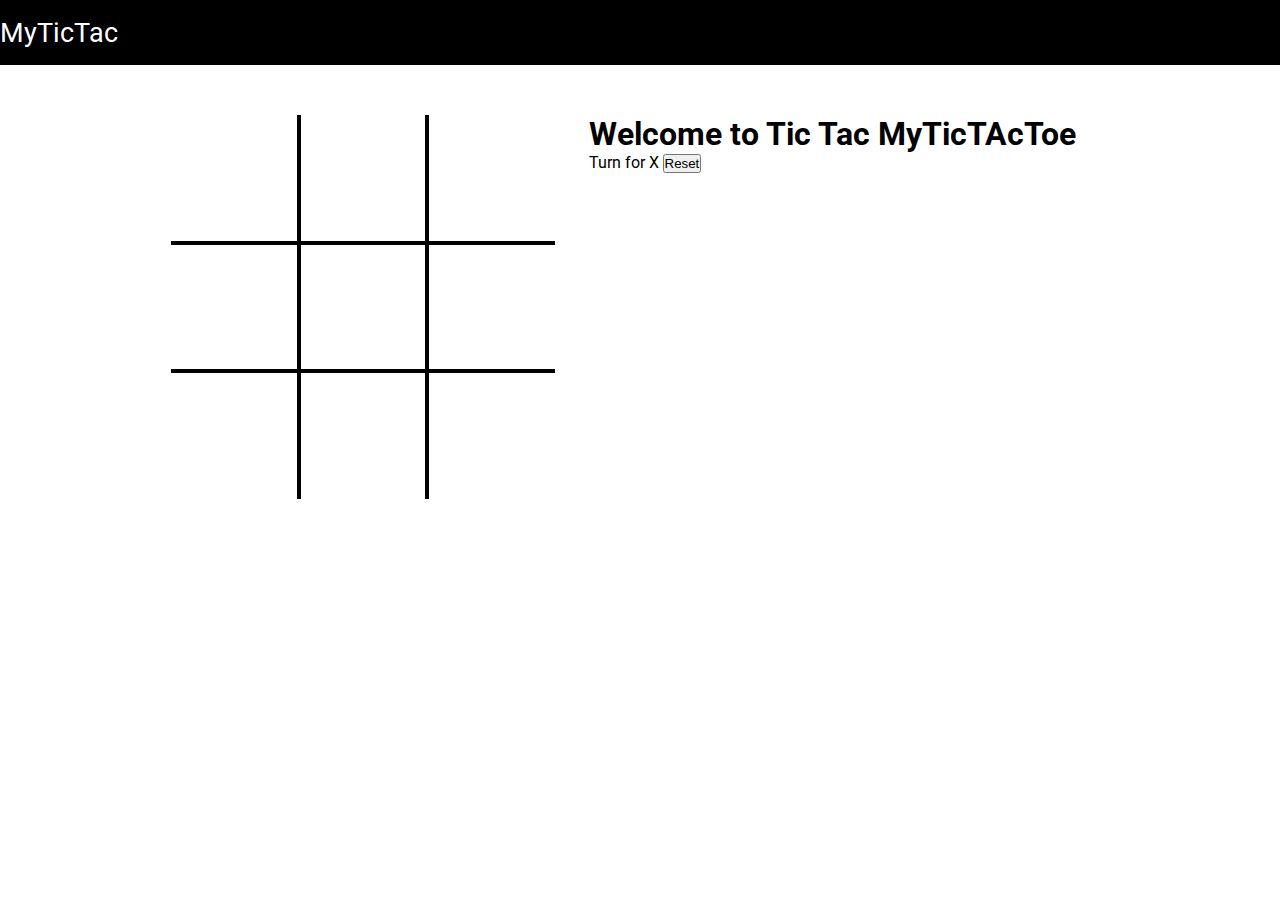
<file: Tictoc/index.html>
<!DOCTYPE html>
<html lang="en">

<head>
    <meta charset="UTF-8">
    <meta name="viewport" content="width=device-width, initial-scale=1.0">
    <title>Document</title>
    <style>
        @import url('https://fonts.googleapis.com/css2?family=Roboto:wght@500&display=swap');
    </style>
    <style>
        * {
            margin: 0px;
            padding: 0px;
        }

        nav {
            background-color: black;
            color: white;
            height: 65px;
            font-size: 27px;
            display: flex;
            align-items: center;
            font-family: 'Roboto', sans-serif;
            

        }

        nav ul {
            list-style-type: none;
        }
        .gameover{
        /* background-color: yellow; */
        display: flex;
        justify-content: center;
        margin-top: 50px;
        }
        .container{
            display: grid;
            grid-template-columns: repeat(3,10vw);
            grid-template-rows: repeat(3,10vw);
            font-family: 'Roboto', sans-serif;
            
        }
        .box{
            border: 2px solid black;
            font-size: 8vw;
            display: flex;
            justify-content: center;
            align-items: center;

        }
        .box:hover{
            background-color: #fdddfb;
            cursor: pointer;
        }
        .gameInfo{
            padding: 0 34px;
            font-family: 'Roboto', sans-serif;
/* background-color: rgb(255, 47, 47); */
        }
        .imgbox img{
            display: none;
        }
        .br-0{
            border-right: 0;
        }
        .bl-0{
            border-left: 0;
        }
        .bt-0{
            border-top: 0;
        }
        .bb-0{
            border-bottom: 0;
        }

    </style>
</head>

<body>
    <nav>
        <ul>
            <li>MyTicTac</li>
        </ul>
    </nav>
    <div class="gameover">
        <div class="container">
            <div class="box bt-0 bl-0"><span class="boxtext"></span></div>
            <div class="box bt-0"><span class="boxtext"></span></div>
            <div class="box bt-0 br-0"><span class="boxtext"></span></div>
            <div class="box bl-0"><span class="boxtext"></span></div>
            <div class="box"><span class="boxtext"></span></div>
            <div class="box br-0"><span class="boxtext"></span></div>
            <div class="box bl-0 bb-0"><span class="boxtext"></span></div>
            <div class="box bb-0"><span class="boxtext"></span></div>
            <div class="box bb-0 br-0"><span class="boxtext"></span></div>
        </div>
        <div class="gameInfo">
            <h1>Welcome to Tic Tac MyTicTAcToe</h1>
            <div>
                <span class="info">Turn for X</span>
                <button id="reset">Reset</button>
            </div>

            <div class="imgbox">
                <img src="excited.gif" alt="">
            </div>
        </div>
    </div>
</body>

</html>
</file>
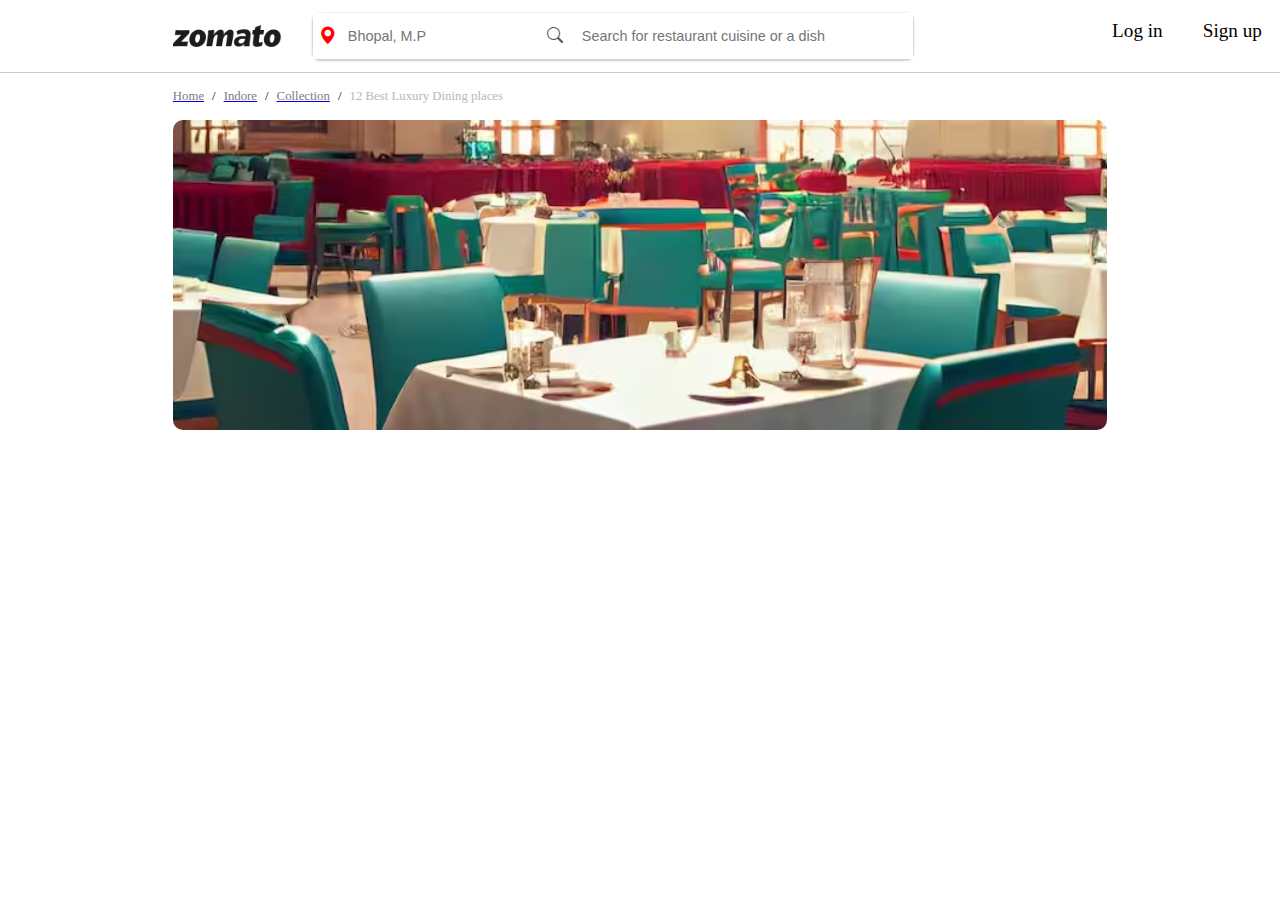
<file: zamatoProject/2ndpage.html>
<!DOCTYPE html>
<html lang="en">

<head>
    <meta charset="UTF-8">
    <meta name="viewport" content="width=device-width, initial-scale=1.0">
    <link rel="stylesheet" href="https://cdn.jsdelivr.net/npm/bootstrap-icons@1.11.3/font/bootstrap-icons.min.css">
    <title>Document</title>
    <style>
        * {
            margin: 0;
            padding: 0;
        }

        .cotainer {
            width: 100%;
        }

        .nav {
            width: 73%;
            display: flex;
            flex-direction: row;
            align-items: center;
            /* background-color: greenyellow; */
            /* height: 1rem; */
            margin: auto;

        }

        .nav-1 {
            width: 100px;
            height: 30px;

        }

        .nav-1 img {
            width: 108px;
            height: 40px;
            background-size: cover;
            margin: 0px 0px 2px 0;
            object-fit: contain;

        }

        .nav-2 {
            margin-top: 10px;
            box-shadow: 0px 1px 2px 1px rgb(208, 206, 206);

            width: 600px;

            display: flex;
            flex-direction: row;
            border-radius: 7px;
            margin-left: 40px;
            align-items: center;
            position: relative;
        }

        .nav-2 input {
            width: 560px;
            font-size: 0.9rem;
            outline: none;
            font-weight: 500;
            border: none;
        }

        #inp-one {
            width: 200px;
            padding: 15px 13px 15px 35px;
            font-weight: 500;
        }

        #inp-two {
            padding: 15px 13px 15px 35px;
            width: 550px;
            font-weight: 500;
            /* position: relative; */
        }

        #icon-l {
            position: absolute;
            left: 1%;

            color: red;
            font-size: 1.1rem;
        }

        #icon-2 {
            position: absolute;
            left: 39%;
            color: rgb(86, 85, 85);

        }

        .nav-3 {
            position: relative;
            width: 200px;
            display: flex;

            left: 177px;
        }

        .nav-3 ul {
            display: flex;
            flex-direction: row;
            list-style: none;
            margin: auto;
            /* justify-content: space-evenly; */
        }

        .nav-3 ul li {
            margin: 20px;
            font-size: 1.2rem;
        }

        .line {
            margin-top: 10px;
            width: 100%;
            background-color: #d1cccc;
            height: 1px;
        }

        .p-small {
            /* margin-top: 100px; */
            width: 73%;
            margin: auto;
            /* background-color: greenyellow; */

        }

        .p-small ul {
            /* text-decoration: none; */
            margin-top: 1rem;
            display: flex;
            align-content: center;
            flex-direction: row;
            list-style: none;
            gap: 8px;
            font-size: 0.8rem;
        }

        .p-small ul a li {
            text-decoration: none;
            list-style: none;

        }

        .li-1 {
            color: rgb(125, 123, 123);
        }

        .li-2 {
            color: rgb(187, 183, 183);
        }
        .detail{
            position: relative;
            top: 16px;
            width: 73%;
            margin: auto;
            background-image: url(2ndbackground.avif);
            background-color: greenyellow;
            background-size: cover;
            height: 310px;
            border-radius: 10px;
        }
    </style>
</head>

<body>
    <div class="container">
        <div class="nav">
            <div class="nav-1">
                <img src="blacklogo.avif" alt="">
            </div>
            <div class="nav-2">
                <i class="bi bi-geo-alt-fill" id="icon-l"></i>
                <i class="bi bi-search" id="icon-2"></i>
                <input type="text" name="" id="inp-one" placeholder="Bhopal, M.P">
                <input type="text" name="" id="inp-two" placeholder="Search for restaurant cuisine or a dish">
            </div>
            <div class="nav-3">
                <ul>
                    <li>Log in</li>
                    <li>Sign up</li>
                </ul>
            </div>
        </div>
        <div class="line"></div>
        <div class="p-small">
            <ul>
                <a href="#">
                    <li class="li-1">Home</li>
                </a>

                <li>/</li>
                <a href="#">
                    <li class="li-1">Indore</li>
                </a>
                <li>/</li>

                <a href="#">
                    <li class="li-1">Collection</li>
                </a>
                <li>/</li>
                <li class="li-2">12 Best Luxury Dining places</li>
            </ul>
        </div>
        <div class="detail">

        </div>
    </div>
</body>

</html>
</file>
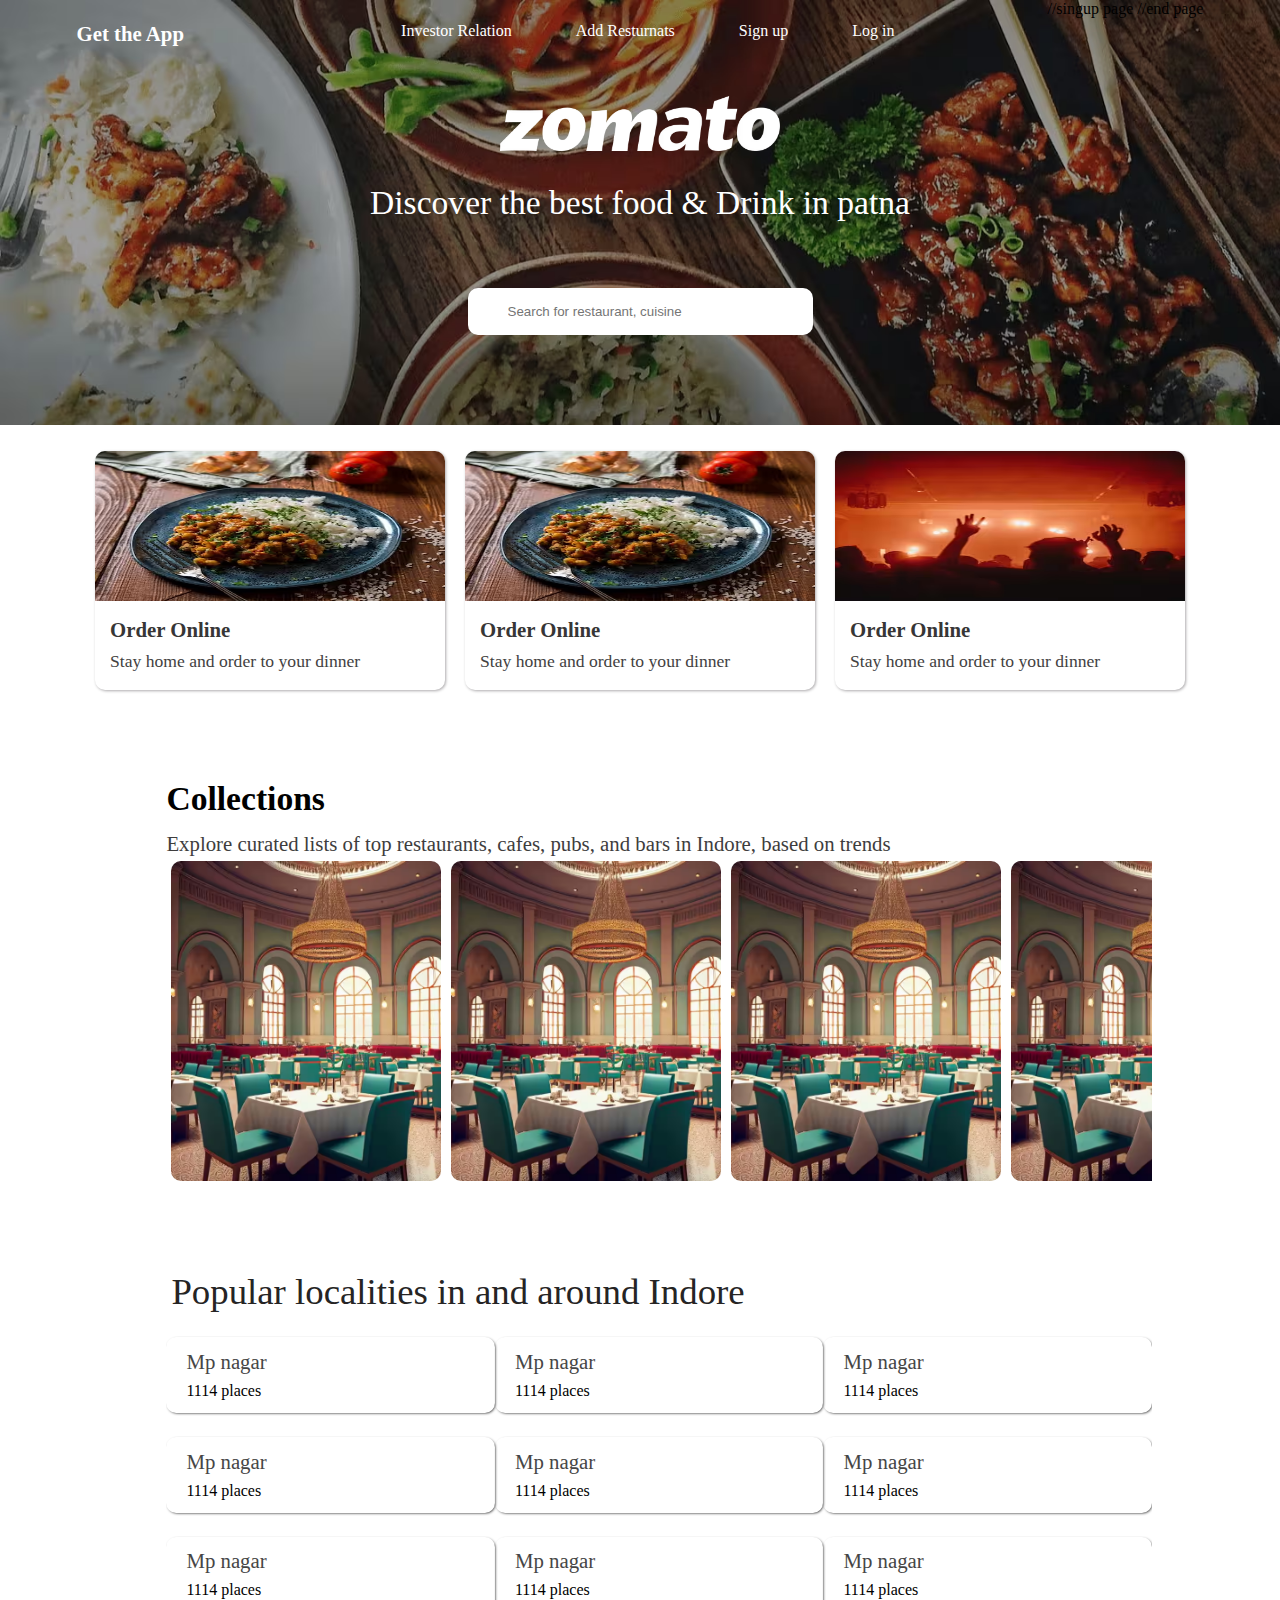
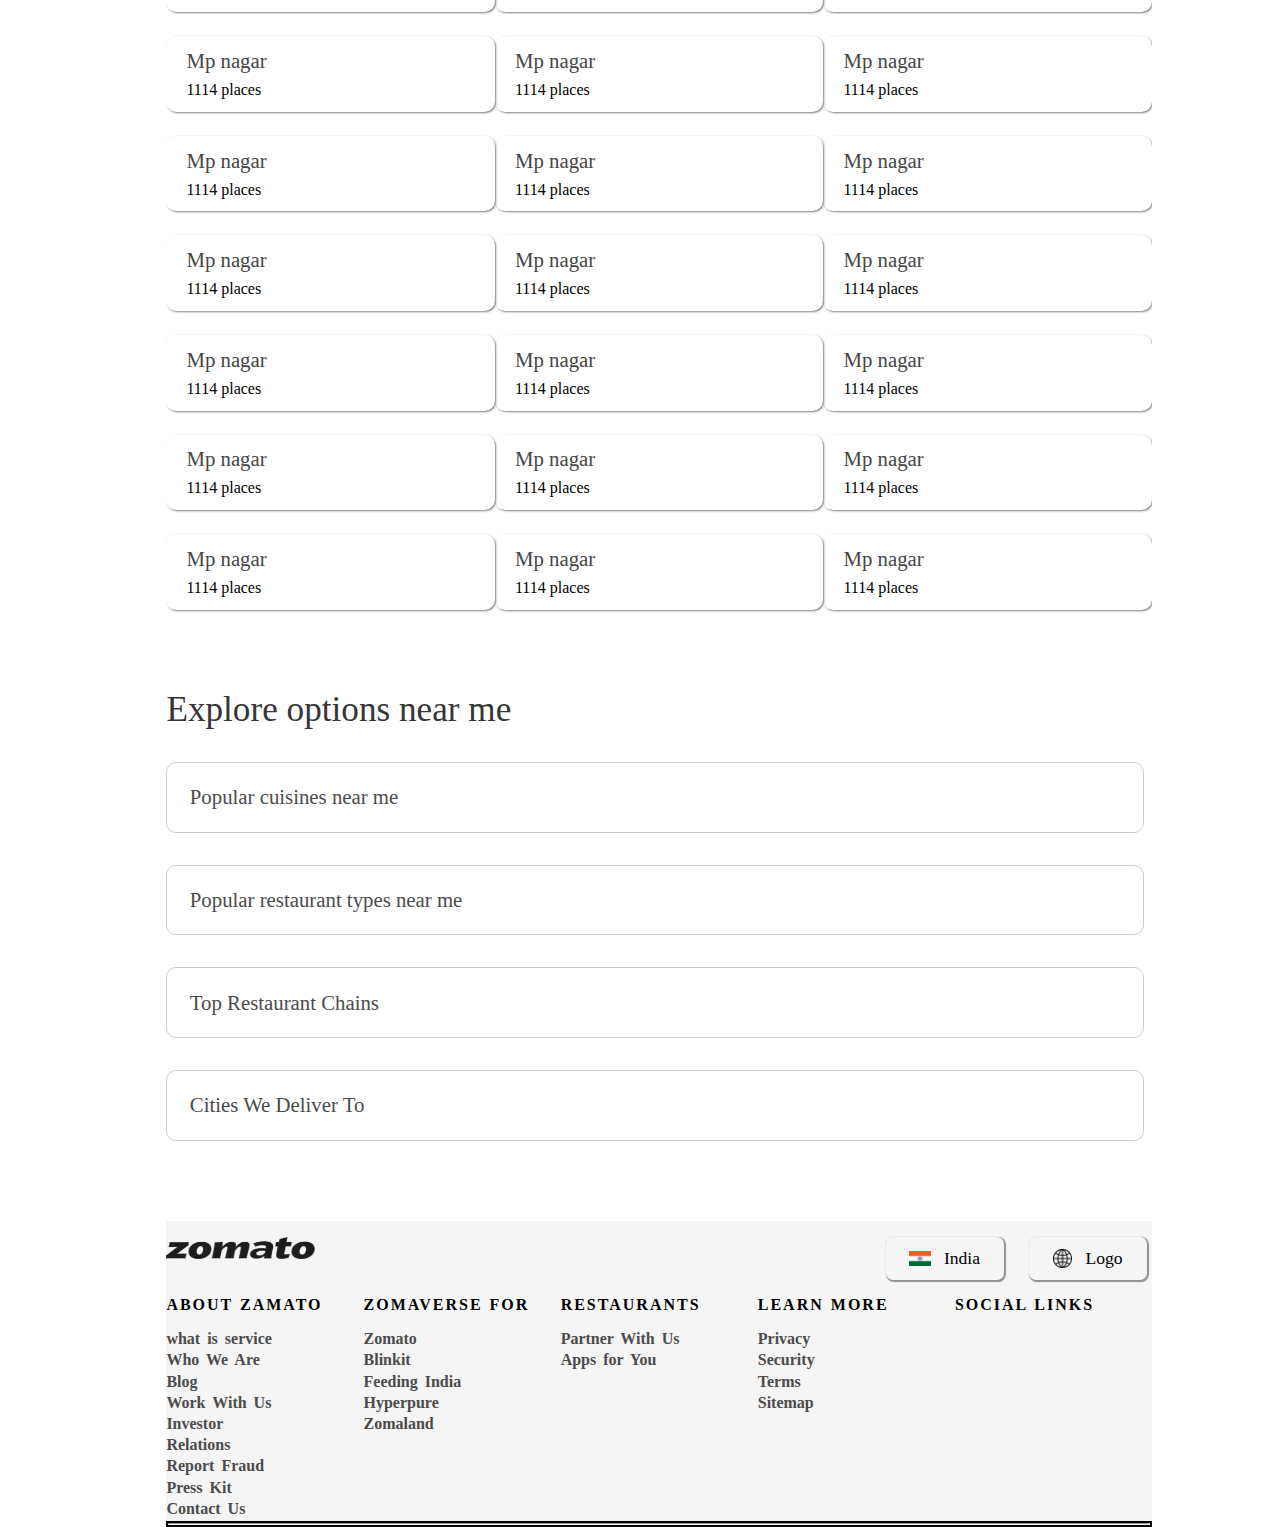
<file: zamatoProject/zamatoclone.html>
<!DOCTYPE html>
<html lang="en">

<head>
    <meta charset="UTF-8">
    <meta name="viewport" content="width=device-width, initial-scale=1.0">
    <title>Document</title>
    <link rel="stylesheet" href="zamatoo.css">
</head>

<body>
    <div class="container">

        <div class="navBar">
           
            <div class="nav-left">
                <p>Get the App</p>
            </div>
            <div class="nav-right">
                <ul>
                    <li id="Singupmain">Investor Relation</li>
                    <li>Add Resturnats</li>
                    <li id="xm">Sign up</li>
                    <li id="xl">Log in</li>
                </ul>
               
            </div>
            
            <!-- <div class="zmt-logo">
                <img src="logo zamato.avif" alt="">
            </div> -->
            <img id="zmt-logo" src="logo zamato.avif" alt="">
            <div class="nav-D">
                <p>Discover the best food & Drink in patna</p>
            </div>

            <div class="nav-search">
                <i class="bi bi-search"></i>
                <input type="text" placeholder="Search for restaurant, cuisine or a dish">
            </div>

//singup page
             <div class="singup-page" id="sinup-1">

                <div class="box1">
                    <p class="box-left">sing up</p>
                    <p class="box-right">X</p>
                </div>

                <div class="inp">
                    <input type="text" placeholder="Name">
                    <input type="" placeholder="email">
                    <div class="checkbox">

                        <input type="checkbox" name="" id="checkbox-1">
                        <p class="note">I agree to zamato <span class="clr">Term of services. Privacy policy</span>
                            and
                            <span class="clr">content policies</span>
                        </p>


                    </div>

                    <Button class="btn-1">Create an Account</Button>
                    <div class="or-line">
                        <div class="or-left"></div>
                        <div class="or">
                            <p class="or-txt">Or</p>

                        </div>
                        <div class="or-right"></div>
                    </div>

                    <p class="google">Sign in with Google</p>


                </div>

            </div> 
            //end page

            <!-- 2nd page -->
            <div class="ev" id="sinx">

                <div class="box2">
                    <p class="box-l">Login</p>
                    <p class="box-r">X</p>
                </div>

                <div class="inp">
                    <input type="number" placeholder="Phone">
                    <Button>Send One Time Password</Button>
                    <p class="or">Or</p>
                    <p class="with1">Continue with Email</p>
                    <p class="with2">Sign in with Google</p>
                    
                    

                </div>

            </div>
            <!-- end singup-page -->

        </div>
       

        <div class="card-box">
            <div class="card">
                <img src="foodItem.avif" alt="" class="card-image">
                <p class="card-head">
                    Order Online
                </p>
                
                <p class="card-detail">
                    Stay home and order to your dinner
                </p>
            </div>
            <div class="card">
                <img src="foodItem.avif" alt="" class="card-image">
                <p class="card-head">
                    Order Online
                </p>
                <p class="card-detail">
                    Stay home and order to your dinner
                </p>
            </div>
            <div class="card">
                <img src="foodItem3.avif" alt="" class="card-image">
                <p class="card-head">
                    Order Online
                </p>
                <p class="card-detail">
                    Stay home and order to your dinner
                </p>
            </div>
        </div>
        <div class="second-card">
            <div class="second-card-head">
                <p class="p1">Collections</p>
                <p class="p2">Explore curated lists of top restaurants, cafes, pubs, and bars in Indore, based on trends
                </p>
            </div>
            <div class="card2-box">
                <div class="card2">
                    <img class="card2-img" src="hotel.avif" alt="">
                </div>
                <div class="card2">
                    <img class="card2-img" src="hotel.avif" alt="">
                </div>
                <div class="card2">
                    <img class="card2-img" src="hotel.avif" alt="">
                </div>
                <div class="card2">
                    <img class="card2-img" src="hotel.avif" alt="">
                </div>
            </div>
            <div class="text-box">
                <p class="text-p">
                    Popular localities in and around Indore
                </p>
                <div class="text-box-inside">
                    <div class="box-1">
                        <p class="box-1-name">Mp nagar</p>
                        <p class="box-1-palce">1114 places</p>
                    </div>
                    <div class="box-1">
                        <p class="box-1-name">Mp nagar</p>
                        <p class="box-1-palce">1114 places</p>
                    </div>
                    <div class="box-1">
                        <p class="box-1-name">Mp nagar</p>
                        <p class="box-1-palce">1114 places</p>
                    </div>
                </div>
                <div class="text-box-inside">
                    <div class="box-1">
                        <p class="box-1-name">Mp nagar</p>
                        <p class="box-1-palce">1114 places</p>
                    </div>
                    <div class="box-1">
                        <p class="box-1-name">Mp nagar</p>
                        <p class="box-1-palce">1114 places</p>
                    </div>
                    <div class="box-1">
                        <p class="box-1-name">Mp nagar</p>
                        <p class="box-1-palce">1114 places</p>
                    </div>
                </div>
                <div class="text-box-inside">
                    <div class="box-1">
                        <p class="box-1-name">Mp nagar</p>
                        <p class="box-1-palce">1114 places</p>
                    </div>
                    <div class="box-1">
                        <p class="box-1-name">Mp nagar</p>
                        <p class="box-1-palce">1114 places</p>
                    </div>
                    <div class="box-1">
                        <p class="box-1-name">Mp nagar</p>
                        <p class="box-1-palce">1114 places</p>
                    </div>
                </div>
                <div class="text-box-inside">
                    <div class="box-1">
                        <p class="box-1-name">Mp nagar</p>
                        <p class="box-1-palce">1114 places</p>
                    </div>
                    <div class="box-1">
                        <p class="box-1-name">Mp nagar</p>
                        <p class="box-1-palce">1114 places</p>
                    </div>
                    <div class="box-1">
                        <p class="box-1-name">Mp nagar</p>
                        <p class="box-1-palce">1114 places</p>
                    </div>
                </div>
                <div class="text-box-inside">
                    <div class="box-1">
                        <p class="box-1-name">Mp nagar</p>
                        <p class="box-1-palce">1114 places</p>
                    </div>
                    <div class="box-1">
                        <p class="box-1-name">Mp nagar</p>
                        <p class="box-1-palce">1114 places</p>
                    </div>
                    <div class="box-1">
                        <p class="box-1-name">Mp nagar</p>
                        <p class="box-1-palce">1114 places</p>
                    </div>
                </div>
                <div class="text-box-inside">
                    <div class="box-1">
                        <p class="box-1-name">Mp nagar</p>
                        <p class="box-1-palce">1114 places</p>
                    </div>
                    <div class="box-1">
                        <p class="box-1-name">Mp nagar</p>
                        <p class="box-1-palce">1114 places</p>
                    </div>
                    <div class="box-1">
                        <p class="box-1-name">Mp nagar</p>
                        <p class="box-1-palce">1114 places</p>
                    </div>
                </div>
                <div class="text-box-inside">
                    <div class="box-1">
                        <p class="box-1-name">Mp nagar</p>
                        <p class="box-1-palce">1114 places</p>
                    </div>
                    <div class="box-1">
                        <p class="box-1-name">Mp nagar</p>
                        <p class="box-1-palce">1114 places</p>
                    </div>
                    <div class="box-1">
                        <p class="box-1-name">Mp nagar</p>
                        <p class="box-1-palce">1114 places</p>
                    </div>
                </div>
                <div class="text-box-inside">
                    <div class="box-1">
                        <p class="box-1-name">Mp nagar</p>
                        <p class="box-1-palce">1114 places</p>
                    </div>
                    <div class="box-1">
                        <p class="box-1-name">Mp nagar</p>
                        <p class="box-1-palce">1114 places</p>
                    </div>
                    <div class="box-1">
                        <p class="box-1-name">Mp nagar</p>
                        <p class="box-1-palce">1114 places</p>
                    </div>
                </div>
                <div class="text-box-inside">
                    <div class="box-1">
                        <p class="box-1-name">Mp nagar</p>
                        <p class="box-1-palce">1114 places</p>
                    </div>
                    <div class="box-1">
                        <p class="box-1-name">Mp nagar</p>
                        <p class="box-1-palce">1114 places</p>
                    </div>
                    <div class="box-1">
                        <p class="box-1-name">Mp nagar</p>
                        <p class="box-1-palce">1114 places</p>
                    </div>
                </div>
            </div>
            <div class="explore">
                <p class="explore-heading">
                    Explore options near me
                </p>
                <div class="explore-box">
                    <p>Popular cuisines near me</p>
                </div>
                <div class="explore-box">
                    <p>Popular restaurant types near me</p>
                </div>
                <div class="explore-box">
                    <p>Top Restaurant Chains</p>
                </div>
                <div class="explore-box">
                    <p>Cities We Deliver To</p>
                </div>
            </div>

            <div class="footer">
                <div class="footer-1">
                    <div class="left-logo">
                        <img src="zamatobalcklogo.avif" alt="">
                    </div>

                    <div class="right-logo">

                        <div class="right-1">
                            <img src="download.png" alt="">
                            <p class="india">India</p>
                        </div>

                        <div class="right-2">
                            <img src="web.png" alt="can't load">
                            <p>Logo</p>

                        </div>

                    </div>
                </div>
                <div class="footer-2">
                    <div class="f-1">

                        <span class="p-one">ABOUT ZAMATO</span>

                        <p>what is service</p>
                        <p>Who We Are</p>
                        <p>Blog</p>
                        <p>Work With Us</p>
                        <p>Investor</p>
                        <p>Relations</p>
                        <p>Report Fraud</p>
                        <p>Press Kit</p>
                        <p>Contact Us</p>
                    </div>
                    <div class="f-1">

                        <span class="p-one">ZOMAVERSE FOR</span>

                        <p>Zomato</p>
                        <p>Blinkit</p>
                        <p>Feeding India</p>
                        <p>Hyperpure</p>
                        <p>Zomaland</p>
                    </div>
                    <div class="f-1">

                        <span class="p-one">RESTAURANTS</span>

                        <p>Partner With Us</p>
                        <p>Apps for You</p>

                    </div>
                    <div class="f-1">
                        <span class="p-one">LEARN MORE</span>
                        <p>Privacy</p>
                        <p>Security</p>
                        <p>Terms</p>
                        <p>Sitemap</p>
                    </div>
                    <div class="f-1">
                        <span class="p-one">SOCIAL LINKS</span>
                    </div>
                </div>
                <div class="empty-box">
                    <hr>
                </div>
            </div>
        </div>


    </div>
    <script src="zamatoss.js"></script>
</body>

</html>
</file>
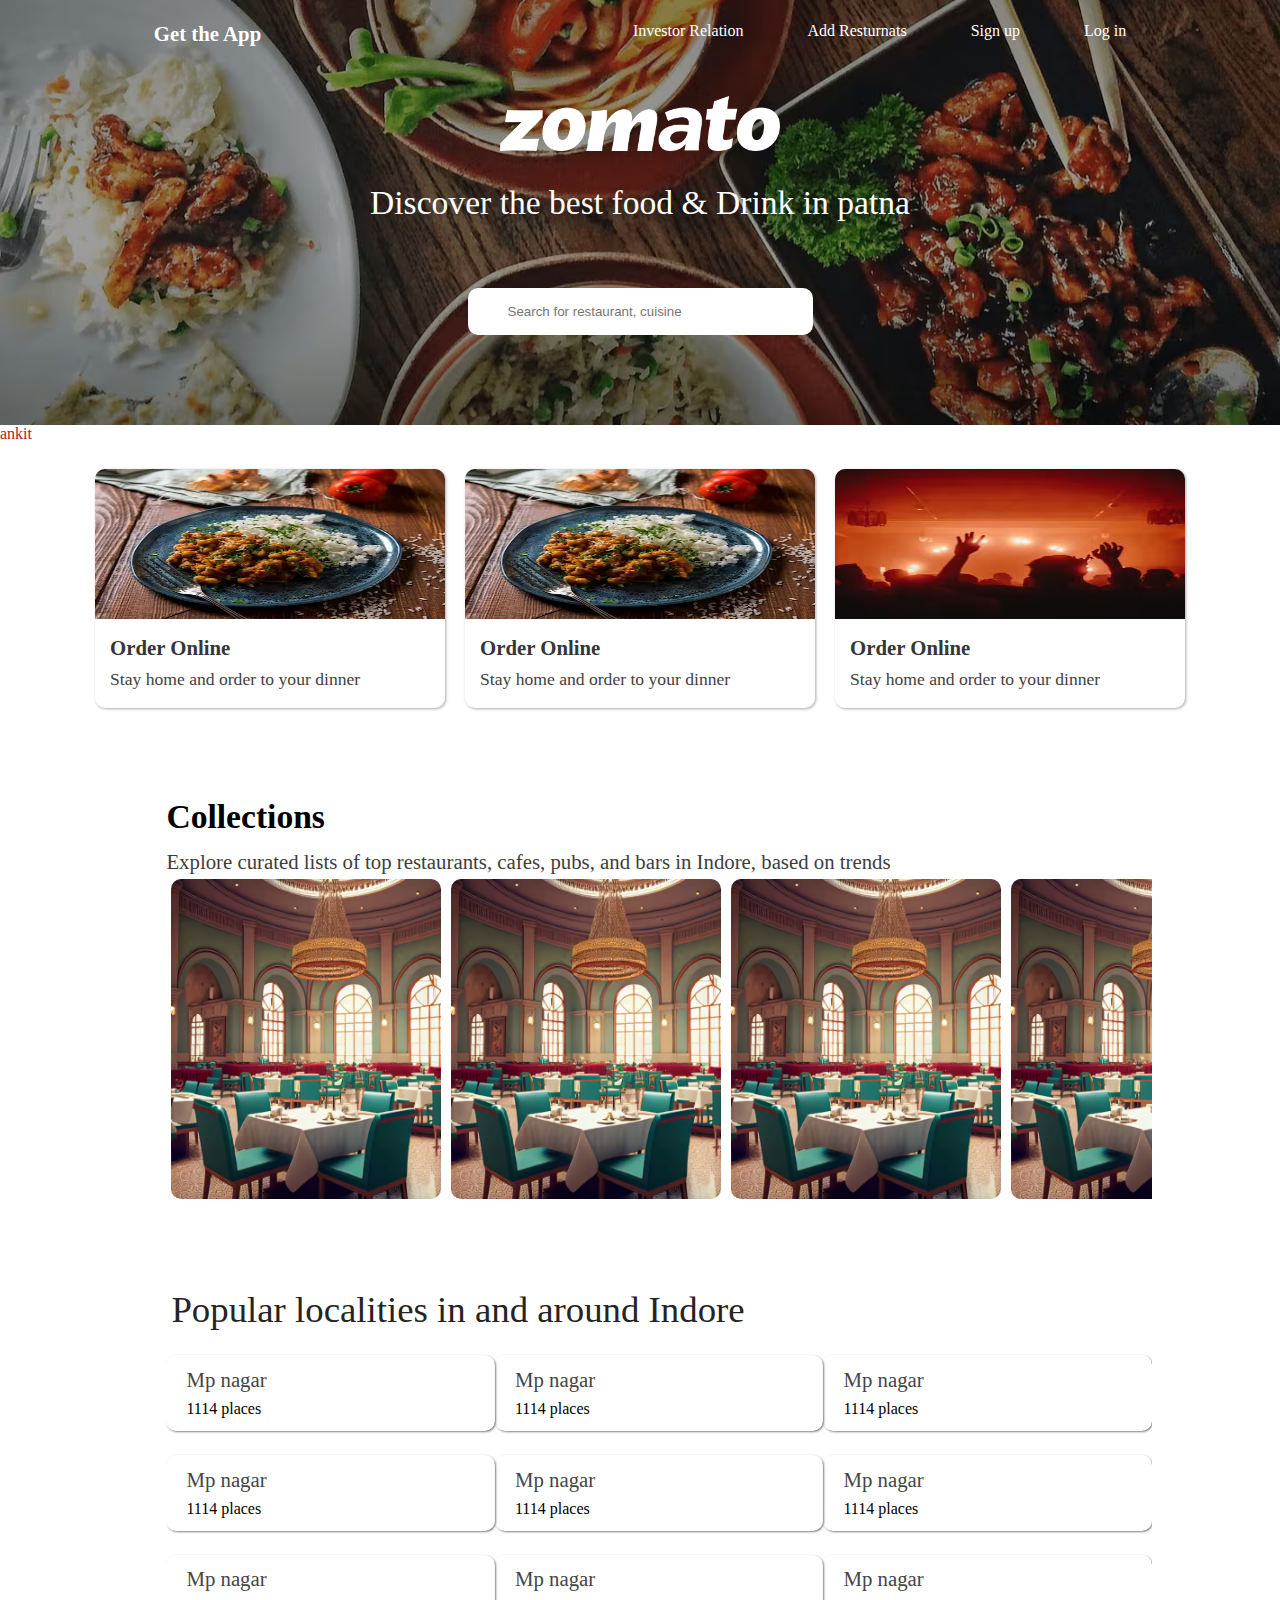
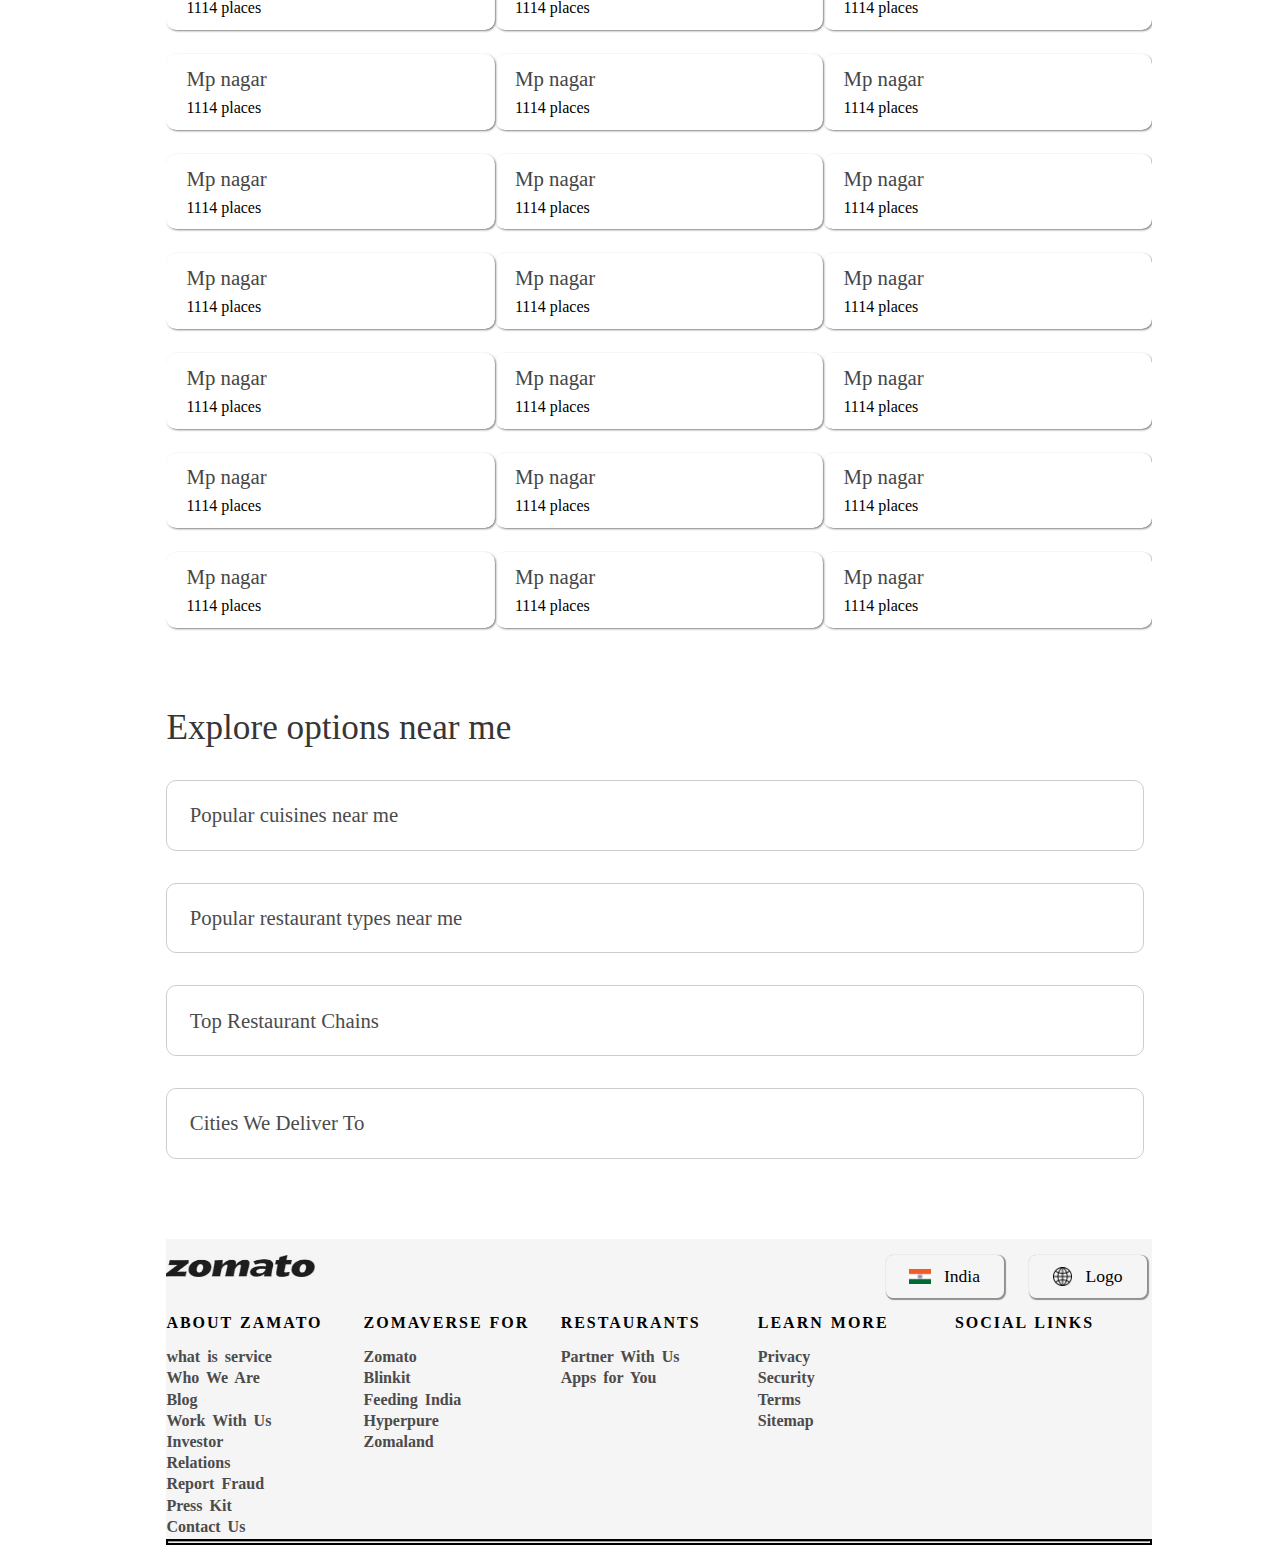
<file: Loading/zamato/zamatoclone.html>
<!DOCTYPE html>
<html lang="en">

<head>
    <meta charset="UTF-8">
    <meta name="viewport" content="width=device-width, initial-scale=1.0">
    <title>Document</title>
    <link rel="stylesheet" href="zamatoo.css">
</head>

<body>
    <div class="container">

        <div class="navBar">
           
            <div class="nav-left">
                <p>Get the App</p>
            </div>
            <div class="nav-right">
                <ul>
                    <li id="Singupmain">Investor Relation</li>
                    <li>Add Resturnats</li>
                    <li>Sign up</li>
                    <li id="xl">Log in</li>
                </ul>
               
            </div>
            
            <!-- <div class="zmt-logo">
                <img src="logo zamato.avif" alt="">
            </div> -->
            <img id="zmt-logo" src="logo zamato.avif" alt="">
            <div class="nav-D">
                <p>Discover the best food & Drink in patna</p>
            </div>

            <div class="nav-search">
                <i class="bi bi-search"></i>
                <input type="text" placeholder="Search for restaurant, cuisine or a dish">
            </div>


            <div class="singup-page" id="sinup-1">

                <div class="box1">
                    <p class="box-left">sing up</p>
                    <p class="box-right">X</p>
                </div>

                <div class="inp">
                    <input type="text" placeholder="Name">
                    <input type="" placeholder="email">
                    <div class="checkbox">

                        <input type="checkbox" name="" id="checkbox-1">
                        <p class="note">I agree to zamato <span class="clr">Term of services. Privacy policy</span>
                            and
                            <span class="clr">content policies</span>
                        </p>


                    </div>

                    <Button class="btn-1">Create an Account</Button>
                    <div class="or-line">
                        <div class="or-left"></div>
                        <div class="or">
                            <p class="or-txt">Or</p>

                        </div>
                        <div class="or-right"></div>
                    </div>

                    <p class="google">Sign in with Google</p>


                </div>

            </div>

        </div>
        <li id="xl" style="color: rgb(184, 22, 22);">ankit</li>

        <div class="card-box">
            <div class="card">
                <img src="foodItem.avif" alt="" class="card-image">
                <p class="card-head">
                    Order Online
                </p>
                
                <p class="card-detail">
                    Stay home and order to your dinner
                </p>
            </div>
            <div class="card">
                <img src="foodItem.avif" alt="" class="card-image">
                <p class="card-head">
                    Order Online
                </p>
                <p class="card-detail">
                    Stay home and order to your dinner
                </p>
            </div>
            <div class="card">
                <img src="foodItem3.avif" alt="" class="card-image">
                <p class="card-head">
                    Order Online
                </p>
                <p class="card-detail">
                    Stay home and order to your dinner
                </p>
            </div>
        </div>
        <div class="second-card">
            <div class="second-card-head">
                <p class="p1">Collections</p>
                <p class="p2">Explore curated lists of top restaurants, cafes, pubs, and bars in Indore, based on trends
                </p>
            </div>
            <div class="card2-box">
                <div class="card2">
                    <img class="card2-img" src="hotel.avif" alt="">
                </div>
                <div class="card2">
                    <img class="card2-img" src="hotel.avif" alt="">
                </div>
                <div class="card2">
                    <img class="card2-img" src="hotel.avif" alt="">
                </div>
                <div class="card2">
                    <img class="card2-img" src="hotel.avif" alt="">
                </div>
            </div>
            <div class="text-box">
                <p class="text-p">
                    Popular localities in and around Indore
                </p>
                <div class="text-box-inside">
                    <div class="box-1">
                        <p class="box-1-name">Mp nagar</p>
                        <p class="box-1-palce">1114 places</p>
                    </div>
                    <div class="box-1">
                        <p class="box-1-name">Mp nagar</p>
                        <p class="box-1-palce">1114 places</p>
                    </div>
                    <div class="box-1">
                        <p class="box-1-name">Mp nagar</p>
                        <p class="box-1-palce">1114 places</p>
                    </div>
                </div>
                <div class="text-box-inside">
                    <div class="box-1">
                        <p class="box-1-name">Mp nagar</p>
                        <p class="box-1-palce">1114 places</p>
                    </div>
                    <div class="box-1">
                        <p class="box-1-name">Mp nagar</p>
                        <p class="box-1-palce">1114 places</p>
                    </div>
                    <div class="box-1">
                        <p class="box-1-name">Mp nagar</p>
                        <p class="box-1-palce">1114 places</p>
                    </div>
                </div>
                <div class="text-box-inside">
                    <div class="box-1">
                        <p class="box-1-name">Mp nagar</p>
                        <p class="box-1-palce">1114 places</p>
                    </div>
                    <div class="box-1">
                        <p class="box-1-name">Mp nagar</p>
                        <p class="box-1-palce">1114 places</p>
                    </div>
                    <div class="box-1">
                        <p class="box-1-name">Mp nagar</p>
                        <p class="box-1-palce">1114 places</p>
                    </div>
                </div>
                <div class="text-box-inside">
                    <div class="box-1">
                        <p class="box-1-name">Mp nagar</p>
                        <p class="box-1-palce">1114 places</p>
                    </div>
                    <div class="box-1">
                        <p class="box-1-name">Mp nagar</p>
                        <p class="box-1-palce">1114 places</p>
                    </div>
                    <div class="box-1">
                        <p class="box-1-name">Mp nagar</p>
                        <p class="box-1-palce">1114 places</p>
                    </div>
                </div>
                <div class="text-box-inside">
                    <div class="box-1">
                        <p class="box-1-name">Mp nagar</p>
                        <p class="box-1-palce">1114 places</p>
                    </div>
                    <div class="box-1">
                        <p class="box-1-name">Mp nagar</p>
                        <p class="box-1-palce">1114 places</p>
                    </div>
                    <div class="box-1">
                        <p class="box-1-name">Mp nagar</p>
                        <p class="box-1-palce">1114 places</p>
                    </div>
                </div>
                <div class="text-box-inside">
                    <div class="box-1">
                        <p class="box-1-name">Mp nagar</p>
                        <p class="box-1-palce">1114 places</p>
                    </div>
                    <div class="box-1">
                        <p class="box-1-name">Mp nagar</p>
                        <p class="box-1-palce">1114 places</p>
                    </div>
                    <div class="box-1">
                        <p class="box-1-name">Mp nagar</p>
                        <p class="box-1-palce">1114 places</p>
                    </div>
                </div>
                <div class="text-box-inside">
                    <div class="box-1">
                        <p class="box-1-name">Mp nagar</p>
                        <p class="box-1-palce">1114 places</p>
                    </div>
                    <div class="box-1">
                        <p class="box-1-name">Mp nagar</p>
                        <p class="box-1-palce">1114 places</p>
                    </div>
                    <div class="box-1">
                        <p class="box-1-name">Mp nagar</p>
                        <p class="box-1-palce">1114 places</p>
                    </div>
                </div>
                <div class="text-box-inside">
                    <div class="box-1">
                        <p class="box-1-name">Mp nagar</p>
                        <p class="box-1-palce">1114 places</p>
                    </div>
                    <div class="box-1">
                        <p class="box-1-name">Mp nagar</p>
                        <p class="box-1-palce">1114 places</p>
                    </div>
                    <div class="box-1">
                        <p class="box-1-name">Mp nagar</p>
                        <p class="box-1-palce">1114 places</p>
                    </div>
                </div>
                <div class="text-box-inside">
                    <div class="box-1">
                        <p class="box-1-name">Mp nagar</p>
                        <p class="box-1-palce">1114 places</p>
                    </div>
                    <div class="box-1">
                        <p class="box-1-name">Mp nagar</p>
                        <p class="box-1-palce">1114 places</p>
                    </div>
                    <div class="box-1">
                        <p class="box-1-name">Mp nagar</p>
                        <p class="box-1-palce">1114 places</p>
                    </div>
                </div>
            </div>
            <div class="explore">
                <p class="explore-heading">
                    Explore options near me
                </p>
                <div class="explore-box">
                    <p>Popular cuisines near me</p>
                </div>
                <div class="explore-box">
                    <p>Popular restaurant types near me</p>
                </div>
                <div class="explore-box">
                    <p>Top Restaurant Chains</p>
                </div>
                <div class="explore-box">
                    <p>Cities We Deliver To</p>
                </div>
            </div>

            <div class="footer">
                <div class="footer-1">
                    <div class="left-logo">
                        <img src="zamatobalcklogo.avif" alt="">
                    </div>

                    <div class="right-logo">

                        <div class="right-1">
                            <img src="download.png" alt="">
                            <p class="india">India</p>
                        </div>

                        <div class="right-2">
                            <img src="web.png" alt="can't load">
                            <p>Logo</p>

                        </div>

                    </div>
                </div>
                <div class="footer-2">
                    <div class="f-1">

                        <span class="p-one">ABOUT ZAMATO</span>

                        <p>what is service</p>
                        <p>Who We Are</p>
                        <p>Blog</p>
                        <p>Work With Us</p>
                        <p>Investor</p>
                        <p>Relations</p>
                        <p>Report Fraud</p>
                        <p>Press Kit</p>
                        <p>Contact Us</p>
                    </div>
                    <div class="f-1">

                        <span class="p-one">ZOMAVERSE FOR</span>

                        <p>Zomato</p>
                        <p>Blinkit</p>
                        <p>Feeding India</p>
                        <p>Hyperpure</p>
                        <p>Zomaland</p>
                    </div>
                    <div class="f-1">

                        <span class="p-one">RESTAURANTS</span>

                        <p>Partner With Us</p>
                        <p>Apps for You</p>

                    </div>
                    <div class="f-1">
                        <span class="p-one">LEARN MORE</span>
                        <p>Privacy</p>
                        <p>Security</p>
                        <p>Terms</p>
                        <p>Sitemap</p>
                    </div>
                    <div class="f-1">
                        <span class="p-one">SOCIAL LINKS</span>
                    </div>
                </div>
                <div class="empty-box">
                    <hr>
                </div>
            </div>
        </div>


    </div>
    <script src="zamatoss.js"></script>
</body>

</html>
</file>
<file: zamatoProject/zamatoo.css>
* {
    margin: 0;
    padding: 0;
    list-style: none;
}

.container {
    width: 100%;

}

.navBar {
    width: 100%;
    height: 425px;
    background-image: url(zamato.avif);
    background-size: cover;

    display: flex;
    justify-content: space-around;
    position: relative;
    /* top: 1rem; */
}

.nav-left {
    position: relative;
    top: 1.4rem;
    color: white;
    /* left: 3rem; */
}

.nav-left P {
    font-size: 1.3rem;
    font-weight: bold;
}

.nav-right {
    position: relative;
    top: 1.4rem;
    /* right: 2rem; */
    color: white;
}

.nav-right ul {
    display: flex;


}

.nav-right ul li {
    margin-left: 4rem;
    font-size: 1.rem;
    font-weight: lighter;
}

#zmt-logo {
    position: absolute;
    top: 6rem;

    /* width: 100%; */
    height: 235px;
    display: flex;
    align-items: center;
    justify-content: center;
    width: 280px;
    height: 55px;
}

#zmt-logo img {
    width: 280px;
    height: 55px;
}

.nav-D {
    position: absolute;
    top: 11.5rem;
    color: white;
    width: 100%;
    display: flex;
    justify-content: center;


}

.nav-D p {
    font-size: 2.1rem;


}

.nav-search {
    position: absolute;
    color: rgb(133, 130, 130);
    top: 18rem;

}

.nav-search input {
    border-radius: 10px;
    outline: none;
    border: none;
    padding: 1rem 8rem 1rem 2.5rem;
}
/* .formpage{
    display: block;
} */
.ev{
    position: absolute;
    top: 28%;
    display:flex;
    width: 30%;
    height: 500px;
    background-color: whitesmoke;
    flex-direction: column;
    display: none;

}
.box2 {
    /* width: 100%; */
    height: 5rem;
    display: flex;
    justify-content: space-between;
    background-color: whitesmoke;
    flex-direction: row;
    margin: 1.5rem 1.5rem 0rem 1.5rem;



}
.inp input{
    /* width: 80%; */
    border: none;
    outline-color: none;
}
.inp Button{
    margin-top: 0.9rem;
    font-size: 1.1rem;
    padding: 0.5rem 0;
    border-radius: 7px;
    background-color: #fb5d41;
    box-shadow: 0px 0px 0px 1px rgb(203, 209, 215);
    border: none;
    outline:none;
}
.with1{
    margin-top: 0.8rem;
    box-shadow: 0px 0px 0px 1px rgb(203, 209, 215);
    text-align: center;
    padding: 0.5rem 0;

}

.with2{
    margin-top: 2.3rem;
    box-shadow: 0px 0px 0px 1px rgb(203, 209, 215);
    text-align: center;
    padding: 0.5rem 0;

}
.box-r{
    /* margin: 0.3rem 0.3rem  0, 0; */
}

.singup-page {
    position: absolute;
    top: 25%;
    display:flex;
    width: 30%;
    height: 500px;
    background-color: green;
    flex-direction: column;
    display: none;

}

.box1 {
    width: 100%;
    height: 5rem;
    display: flex;
    justify-content: space-between;
    background-color: red;
    flex-direction: row;

}

.box-left {
    margin: 1.5rem 0rem 0rem 2rem;
    font-size: 1.6rem;
    font-weight: 530;
}

.box-right {
    margin: 1.3rem 2rem 0rem 0rem;
    font-size: 1.5rem;
}

.inp {
    display: flex;
    flex-direction: column;
    width: 90%;
    margin-left: 5%;
    margin-top: 1.7rem;
    /* border: none; */
    /* outline: none; */
}

.inp input {
    padding: 1rem 0rem 1rem 5rem;
    border: 1px solid red;
    border-radius: 8px;
    font-size: 0.9rem;
    margin-bottom: 1rem;
}

.checkbox {
    display: flex;
    flex-direction: row;
}

.note {
    margin-left: 12px;
}

.clr {
    color: rgb(249, 16, 16);
}

.btn-1 {
    padding: 1rem 2rem 1rem 3rem;
    border-radius: 8px;
    font-size: 1.3rem;
    text-align: center;

}

.or {
    margin-top: 20px;
    text-align: center;
    font-size: 1.1rem;
}

.or-line {
    display: flex;
    flex-direction: row;
    width: 100%;
}

.or-left {
    width: 42%;

    background-color: black;
    height: 1px;
    width: 40%;
    margin-top: 2rem;
}

.or-txt {
    width: 20%;
    /* margin: auto; */
    margin: 0 2px;
}

.or-right {
    /* border: 2px solid black; */
    background-color: black;
    height: 1px;
    width: 40%;
    margin-top: 2rem;
}

.google{
    padding-top: 0.4rem;
    padding-bottom: 0.4rem;
    margin-top: 1rem;
    
text-align: center;
font-size: 1.3rem;
border: 1px solid rgb(185, 183, 183);
border-radius: 8px;
box-shadow: 1px 1px 1px 5px solid rgb(208, 204, 204);

}


.bi {
    position: relative;
    left: 2.3rem;
    top: 0.4rem;
    font-size: 1.5rem;
}

.card-box {
    width: 100%;
    margin-top: 1rem;
    display: flex;
    flex-direction: row;
    justify-content: center;

}

.card {

    margin: 10px;
    overflow: hidden;
    border-radius: 10px;
    /* border: 2px solid  b; */
    box-shadow: 1px 1px 3px 0px rgba(173, 171, 173, 1);


}

.card-image {
    width: 350px;
    height: 150px;
    background-size: cover;
    overflow: hidden;
}

.card-head {
    /* position: relative; */
    margin-left: 15px;
    margin-top: 0.8rem;
    font-size: 1.3rem;
    font-weight: bold;
    color: rgb(55, 54, 54);

}

.card-detail {
    margin-left: 15px;
    margin-top: 0.6rem;
    font-size: 1.1rem;
    color: rgb(66, 65, 65);
    margin-bottom: 1.1rem;
}

.second-card {
    width: 77%;
    position: relative;

    /* top: 100px; */
    left: 13%;
    right: 10%;
    top: 5rem;
    overflow: hidden;

}

.second-card-head {}

.p1 {
    font-size: 2.1rem;
    font-weight: bold;
}

.p2 {
    margin-top: 0.9rem;
    font-size: 1.3rem;
    color: rgb(62, 61, 61);
}

.card2-box {
    display: flex;
    flex-direction: row;

}

.card2 {
    margin: 5px;

}

.card2-img {
    border-radius: 10px;

    width: 270px;
    height: 320px;
    background-size: cover;
}

.text-box {
    margin-top: 5rem;
}

.text-p {
    margin-left: 5px;
    font-size: 2.3rem;
    gap: 2px;
    color: rgb(37, 36, 36);
}

.text-box-inside {
    display: flex;
    flex-direction: row;
    margin-top: 1.5rem;
}

/* .text-box-inside-2{
    display: flex;
    flex-direction: row;
} */

.box-1 {
    margin-top: 5rem;
    margin-left: 2px;
    width: 345px;
    border-radius: 10px;
    box-shadow: 1px 1px 3px -1px black;
    margin: auto;
}

.box-1-name {
    padding-top: 0.8rem;
    font-size: 1.3rem;
    color: rgb(70, 70, 70);
    margin-left: 20px;

}

.box-1-palce {

    margin-left: 20px;
    margin-top: 8px;

    padding-bottom: 0.8rem;
}

.explore {
    margin-top: 5rem;
}

.explore-heading {
    font-size: 2.2rem;
    color: rgb(54, 54, 54);
}

.explore-box {
    border-radius: 10px;
    margin-top: 2rem;
    width: 99%;
    border: 1px solid rgb(206, 205, 205);
}

.explore-box p {
    padding: 1.4rem;
    font-size: 1.3rem;
    color: rgb(76, 75, 75);
}

.footer {
    margin-top: 5rem;
    background-color: whitesmoke;
}

.footer-1 {
    /* margin-top: 1.5rem; */
    display: flex;
    justify-content: space-between;
    position: relative;
    /* top: 1.5rem; */
    height: auto;
}

.left-logo {
    margin-top: 1rem;
}

.left-logo img {
    width: 75%;
    height: 50%;
}

.right-logo {
    display: flex;
    flex-direction: row;
    align-items: center;
    width: 25%;

    justify-content: space-between;
    margin-top: 1rem;

}

.right-1 {

    box-shadow: 1px 1px 1px 1px rgb(144, 143, 143);
    display: flex;
    align-items: center;
    flex-direction: row;
    justify-content: space-evenly;
    right: -5rem;
    left: 1rem;
    width: 40%;
    padding: 0.7rem;
    margin-left: -20px;
    border-radius: 7px;
}

.right-1 img {
    width: 23%
}

.right-1 p {
    font-size: 1.1rem;
}

.right-2 {
    display: flex;
    align-items: center;
    flex-direction: row;
    justify-content: space-evenly;
    box-shadow: 1px 1px 1px 1px rgb(144, 143, 143);
    width: 40%;
    padding: 0.7rem;
    border-radius: 7px;
    margin-left: 25px;
    margin-right: 5px;

}

.right-2 img {
    width: 20%;

}

.right-2 p {
    text-align: center;
    font-size: 1.1rem;
}

.footer-2 {
    margin-top: 2rem;
    display: flex;
    flex-direction: row;
}

.f-1 {
    width: 100%;
    font-size: 1rem;
    font-weight: 550;

}

.p-one {
    color: black;
    position: relative;
    bottom: 1rem;
    letter-spacing: 2px;
    word-spacing: 1px;

}

.f-1 p {
    margin-bottom: 0.2rem;
    font-size: 1rem;
    color: rgb(76, 75, 75);
    /* letter-spacing: 1px; */
    word-spacing: 3px;
}

.empty-box {
    border: 2px solid black;
}
</file>
<file: Loading/zamato/zamatoo.css>
* {
    margin: 0;
    padding: 0;
    list-style: none;
}

.container {
    width: 100%;

}

.navBar {
    width: 100%;
    height: 425px;
    background-image: url(zamato.avif);
    background-size: cover;

    display: flex;
    justify-content: space-around;
    position: relative;
    /* top: 1rem; */
}

.nav-left {
    position: relative;
    top: 1.4rem;
    color: white;
    /* left: 3rem; */
}

.nav-left P {
    font-size: 1.3rem;
    font-weight: bold;
}

.nav-right {
    position: relative;
    top: 1.4rem;
    /* right: 2rem; */
    color: white;
}

.nav-right ul {
    display: flex;


}

.nav-right ul li {
    margin-left: 4rem;
    font-size: 1.rem;
    font-weight: lighter;
}

#zmt-logo {
    position: absolute;
    top: 6rem;

    /* width: 100%; */
    height: 235px;
    display: flex;
    align-items: center;
    justify-content: center;
    width: 280px;
    height: 55px;
}

#zmt-logo img {
    width: 280px;
    height: 55px;
}

.nav-D {
    position: absolute;
    top: 11.5rem;
    color: white;
    width: 100%;
    display: flex;
    justify-content: center;


}

.nav-D p {
    font-size: 2.1rem;


}

.nav-search {
    position: absolute;
    color: rgb(133, 130, 130);
    top: 18rem;

}

.nav-search input {
    border-radius: 10px;
    outline: none;
    border: none;
    padding: 1rem 8rem 1rem 2.5rem;
}
/* .formpage{
    display: block;
} */

.singup-page {
    position: absolute;
    top: 25%;
    display:flex;
    width: 30%;
    height: 500px;
    background-color: green;
    flex-direction: column;
    display: none;

}

.box1 {
    width: 100%;
    height: 5rem;
    display: flex;
    justify-content: space-between;
    background-color: red;
    flex-direction: row;

}

.box-left {
    margin: 1.5rem 0rem 0rem 2rem;
    font-size: 1.6rem;
    font-weight: 530;
}

.box-right {
    margin: 1.3rem 2rem 0rem 0rem;
    font-size: 1.5rem;
}

.inp {
    display: flex;
    flex-direction: column;
    width: 90%;
    margin-left: 5%;
    margin-top: 1.7rem;
    /* border: none; */
    /* outline: none; */
}

.inp input {
    padding: 1rem 0rem 1rem 5rem;
    border: 1px solid red;
    border-radius: 8px;
    font-size: 0.9rem;
    margin-bottom: 1rem;
}

.checkbox {
    display: flex;
    flex-direction: row;
}

.note {
    margin-left: 12px;
}

.clr {
    color: rgb(249, 16, 16);
}

.btn-1 {
    padding: 1rem 2rem 1rem 3rem;
    border-radius: 8px;
    font-size: 1.3rem;
    text-align: center;

}

.or {
    margin-top: 20px;
    text-align: center;
    font-size: 1.1rem;
}

.or-line {
    display: flex;
    flex-direction: row;
    width: 100%;
}

.or-left {
    width: 42%;

    background-color: black;
    height: 1px;
    width: 40%;
    margin-top: 2rem;
}

.or-txt {
    width: 20%;
    /* margin: auto; */
    margin: 0 2px;
}

.or-right {
    /* border: 2px solid black; */
    background-color: black;
    height: 1px;
    width: 40%;
    margin-top: 2rem;
}

.google{
    padding-top: 0.4rem;
    padding-bottom: 0.4rem;
    margin-top: 1rem;
    
text-align: center;
font-size: 1.3rem;
border: 1px solid rgb(185, 183, 183);
border-radius: 8px;
box-shadow: 1px 1px 1px 5px solid rgb(208, 204, 204);

}


.bi {
    position: relative;
    left: 2.3rem;
    top: 0.4rem;
    font-size: 1.5rem;
}

.card-box {
    width: 100%;
    margin-top: 1rem;
    display: flex;
    flex-direction: row;
    justify-content: center;

}

.card {

    margin: 10px;
    overflow: hidden;
    border-radius: 10px;
    /* border: 2px solid  b; */
    box-shadow: 1px 1px 3px 0px rgba(173, 171, 173, 1);


}

.card-image {
    width: 350px;
    height: 150px;
    background-size: cover;
    overflow: hidden;
}

.card-head {
    /* position: relative; */
    margin-left: 15px;
    margin-top: 0.8rem;
    font-size: 1.3rem;
    font-weight: bold;
    color: rgb(55, 54, 54);

}

.card-detail {
    margin-left: 15px;
    margin-top: 0.6rem;
    font-size: 1.1rem;
    color: rgb(66, 65, 65);
    margin-bottom: 1.1rem;
}

.second-card {
    width: 77%;
    position: relative;

    /* top: 100px; */
    left: 13%;
    right: 10%;
    top: 5rem;
    overflow: hidden;

}

.second-card-head {}

.p1 {
    font-size: 2.1rem;
    font-weight: bold;
}

.p2 {
    margin-top: 0.9rem;
    font-size: 1.3rem;
    color: rgb(62, 61, 61);
}

.card2-box {
    display: flex;
    flex-direction: row;

}

.card2 {
    margin: 5px;

}

.card2-img {
    border-radius: 10px;

    width: 270px;
    height: 320px;
    background-size: cover;
}

.text-box {
    margin-top: 5rem;
}

.text-p {
    margin-left: 5px;
    font-size: 2.3rem;
    gap: 2px;
    color: rgb(37, 36, 36);
}

.text-box-inside {
    display: flex;
    flex-direction: row;
    margin-top: 1.5rem;
}

/* .text-box-inside-2{
    display: flex;
    flex-direction: row;
} */

.box-1 {
    margin-top: 5rem;
    margin-left: 2px;
    width: 345px;
    border-radius: 10px;
    box-shadow: 1px 1px 3px -1px black;
    margin: auto;
}

.box-1-name {
    padding-top: 0.8rem;
    font-size: 1.3rem;
    color: rgb(70, 70, 70);
    margin-left: 20px;

}

.box-1-palce {

    margin-left: 20px;
    margin-top: 8px;

    padding-bottom: 0.8rem;
}

.explore {
    margin-top: 5rem;
}

.explore-heading {
    font-size: 2.2rem;
    color: rgb(54, 54, 54);
}

.explore-box {
    border-radius: 10px;
    margin-top: 2rem;
    width: 99%;
    border: 1px solid rgb(206, 205, 205);
}

.explore-box p {
    padding: 1.4rem;
    font-size: 1.3rem;
    color: rgb(76, 75, 75);
}

.footer {
    margin-top: 5rem;
    background-color: whitesmoke;
}

.footer-1 {
    /* margin-top: 1.5rem; */
    display: flex;
    justify-content: space-between;
    position: relative;
    /* top: 1.5rem; */
    height: auto;
}

.left-logo {
    margin-top: 1rem;
}

.left-logo img {
    width: 75%;
    height: 50%;
}

.right-logo {
    display: flex;
    flex-direction: row;
    align-items: center;
    width: 25%;

    justify-content: space-between;
    margin-top: 1rem;

}

.right-1 {

    box-shadow: 1px 1px 1px 1px rgb(144, 143, 143);
    display: flex;
    align-items: center;
    flex-direction: row;
    justify-content: space-evenly;
    right: -5rem;
    left: 1rem;
    width: 40%;
    padding: 0.7rem;
    margin-left: -20px;
    border-radius: 7px;
}

.right-1 img {
    width: 23%
}

.right-1 p {
    font-size: 1.1rem;
}

.right-2 {
    display: flex;
    align-items: center;
    flex-direction: row;
    justify-content: space-evenly;
    box-shadow: 1px 1px 1px 1px rgb(144, 143, 143);
    width: 40%;
    padding: 0.7rem;
    border-radius: 7px;
    margin-left: 25px;
    margin-right: 5px;

}

.right-2 img {
    width: 20%;

}

.right-2 p {
    text-align: center;
    font-size: 1.1rem;
}

.footer-2 {
    margin-top: 2rem;
    display: flex;
    flex-direction: row;
}

.f-1 {
    width: 100%;
    font-size: 1rem;
    font-weight: 550;

}

.p-one {
    color: black;
    position: relative;
    bottom: 1rem;
    letter-spacing: 2px;
    word-spacing: 1px;

}

.f-1 p {
    margin-bottom: 0.2rem;
    font-size: 1rem;
    color: rgb(76, 75, 75);
    /* letter-spacing: 1px; */
    word-spacing: 3px;
}

.empty-box {
    border: 2px solid black;
}
</file>
